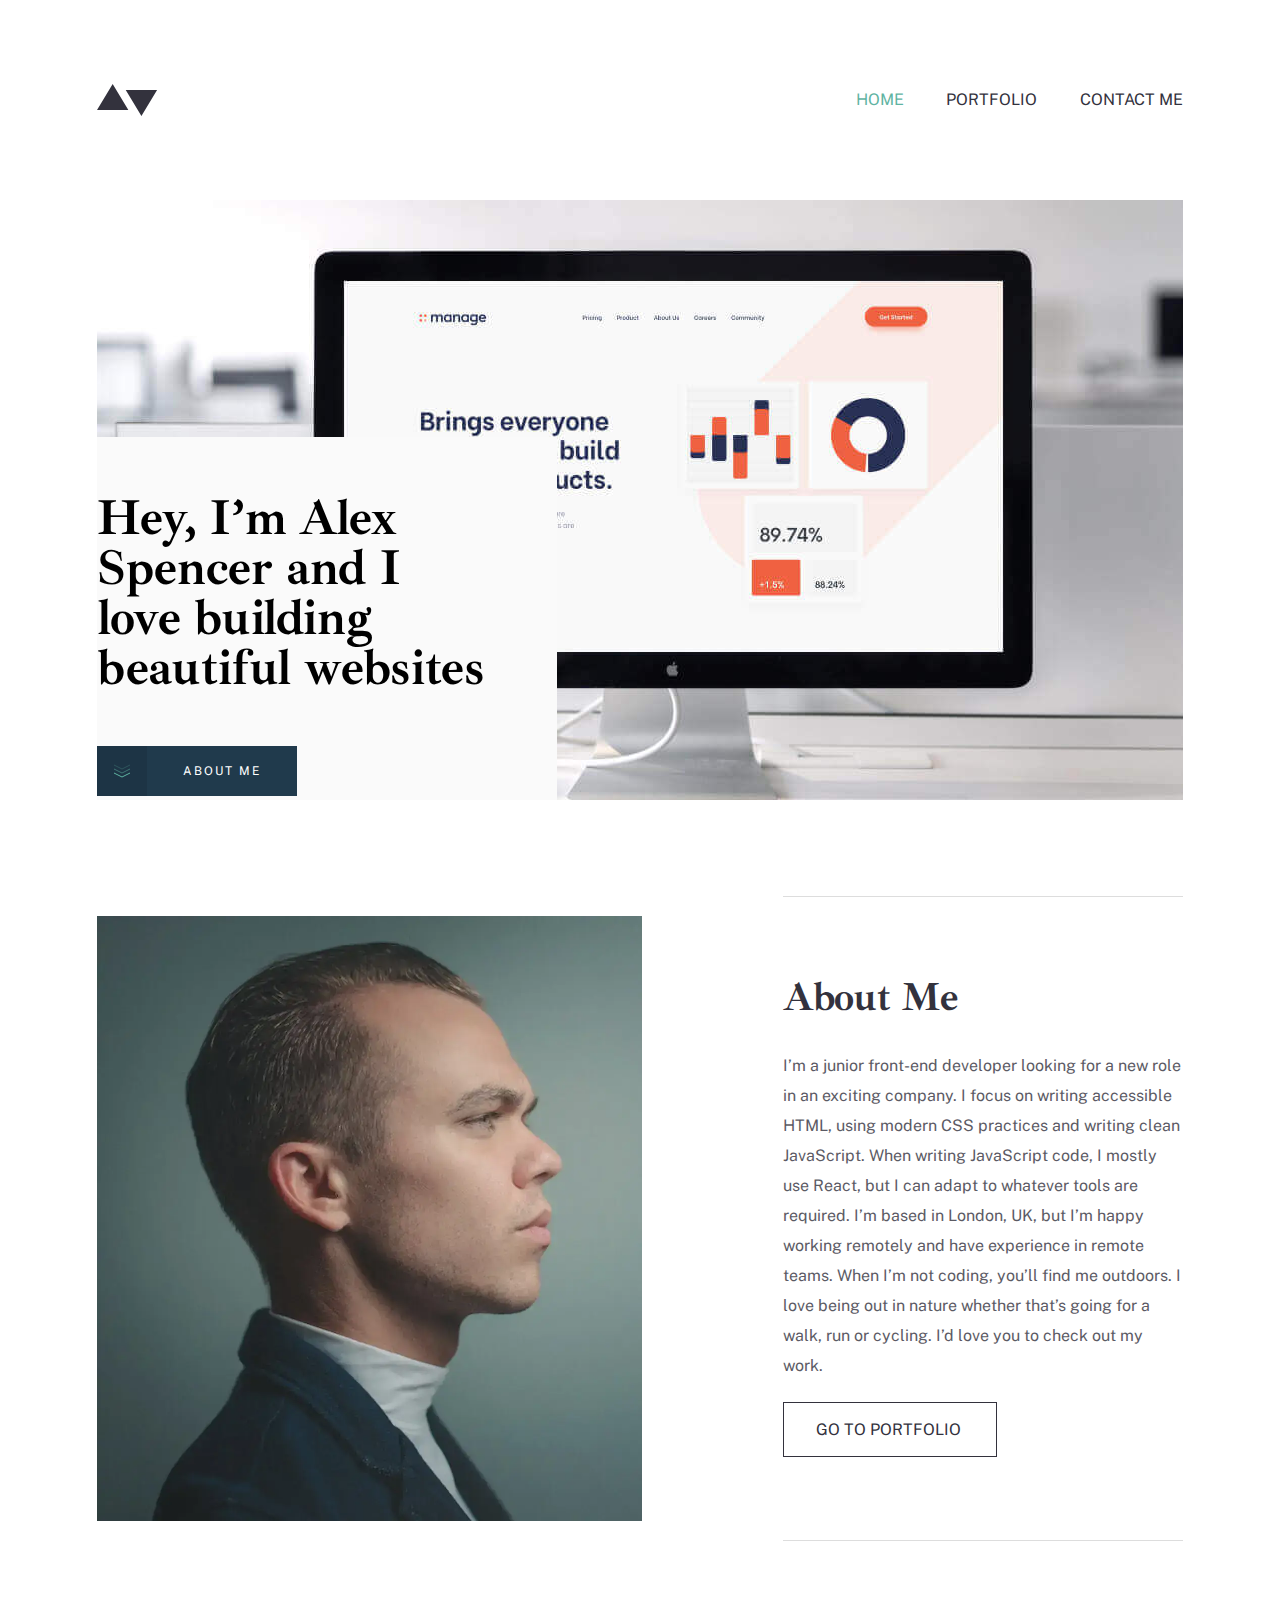
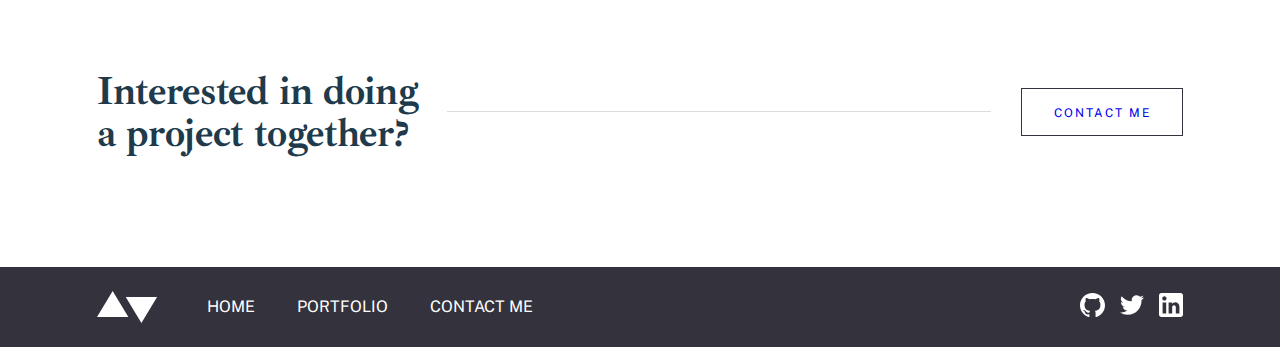
<file: index.html>
<!DOCTYPE html>
<html lang="en">

<head>
    <meta charset="UTF-8">
    <meta http-equiv="X-UA-Compatible" content="IE=edge">
    <meta name="viewport" content="width=device-width, initial-scale=1.0">
    <title>Minimalist</title>
    <link rel="stylesheet" href="./css/main.css">
</head>

<body class="show">

    <!-- Site Header Start -->
    <header class="siteheader">
        <div class="container">
            <div class="siteheader__wrapper">
                <a href="./index.html" class="siteheader__logo">
                    <img src="./images/site-logo.svg" alt="Site Logo">
                </a>
                <nav class="sitenav">
                    <ul class="sitenav__list">
                        <li class="sitenav__item">
                            <a class="sitenav__link sitenav__link--active" href="./index.html">HOME</a>
                        </li>
                        <li class="sitenav__item">
                            <a class="sitenav__link" href="./portfolio.html">PORTFOLIO</a>
                        </li>
                        <li class="sitenav__item">
                            <a class="sitenav__link" href="./contact.html">CONTACT ME</a>
                        </li>
                    </ul>
                </nav>
                <button type="button" class="siteheader__btn">
                </button>
            </div>
        </div>
    </header>
    <!-- Site Header Finish -->

    <!-- Site Main Start -->
    <main class="site-main">
        <!-- Site Hero Start -->
        <section class="hero">
            <div class="container">
                <div class="hero__wrapper">
                    <div class="hero__img-box">
                    </div>
                    <div class="hero__title-box">
                        <h1 class="hero__title">
                            Hey, I’m Alex Spencer and I love building beautiful websites
                        </h1>
                        <div class="hero__btn-box">
                            <a class="hero__btn" href="#about">ABOUT ME</a>
                        </div>
                    </div>
                </div>
            </div>
        </section>
        <!-- Site Hero Finish -->
        <!-- Site About Start -->
        <section id="about" class="about">
            <div class="container">
                <div class="about__wrapper">
                    <div class="about__img-box">

                        <picture class="about__picture">

                            <source type="image/webp" media="(min-width: 950px)" width="545" height="600" srcset="./images/alex-desktop-webP.webp 1x,
                        ./images/alex-desktop-webP@2x.webp 2x" />

                            <source media="(min-width: 950px)" width="545" height="600"
                                srcset="./images/alex-desktop.jpg 1x, ./images/alex-desktop@2x.jpg 2x" />

                            <source type="image/webp" media="(min-width: 700px)" srcset="./images/alex-tablet-webP.webp 1x,
                                                ./images/alex-tablet-webP@2x.webp 2x" />

                            <source media="(min-width: 700px)"
                                srcset="./images/alex-tablet.jpg 1x, ./images/alex-tablet@2x.jpg 2x" />

                            <source type="image/webp" srcset="./images/alex-mobile-webP.webp 1x,
                                                ./images/alex-mobile-webP@2x.webp 2x" />

                            <img class="about__img" src="./images/alex-mobile.jpg"
                                srcset="./images/alex-mobile.jpg 1x, ./images/alex-mobile@2x.jpg 2x" width="311"
                                height="474" alt="A man look at left side">

                        </picture>

                    </div>
                    <div class="about__title-box">
                        <h2 class="about__title">
                            About Me
                        </h2>
                        <p class="about__text">
                            I’m a junior front-end developer looking for a new role in an exciting company. I focus on
                            writing accessible HTML, using modern CSS practices and writing clean JavaScript. When
                            writing JavaScript code, I mostly use React, but I can adapt to whatever tools are required.
                            I’m based in London, UK, but I’m happy working remotely and have experience in remote teams.
                            When I’m not coding, you’ll find me outdoors. I love being out in nature whether that’s
                            going for a walk, run or cycling. I’d love you to check out my work.
                        </p>
                        <div class="about__btn-box">
                            <a href="./portfolio.html" class="about__btn">GO TO PORTFOLIO</a>
                        </div>
                    </div>
                </div>
            </div>
        </section>
        <!-- Site About Finish -->
    </main>
    <!-- Site Main Finish -->

    <!-- Site Article Start -->
    <article class="article">
        <div class="container">
            <div class="article__wrapper">
                <div class="article__title-box">
                    <h2 class="article__title">
                        Interested in doing a project together?
                    </h2>
                </div>
                <span class="article__line"></span>
                <div class="article__box">
                    <a href="./contact.html" class="article__btn">CONTACT ME</a>
                </div>
            </div>
        </div>
    </article>
    <!-- Site Article Finish -->

    <!-- Site Footer Start -->
    <footer class="footer">
        <div class="container">
            <div class="footer__wrapper">
                <div class="footer__main">
                    <a href="./index.html" class="footer__icons">
                        <img src="./images/footer-logo.svg" alt="Logo site">
                    </a>
                    <nav class="footer__nav">
                        <ul class="footer__list">
                            <li class="footer__item">
                                <a href="./index.html" class="footer__link">HOME</a>
                            </li>
                            <li class="footer__item">
                                <a href="./portfolio.html" class="footer__link">PORTFOLIO</a>
                            </li>
                            <li class="footer__item">
                                <a href="./contact.html" class="footer__link">CONTACT ME</a>
                            </li>
                        </ul>
                    </nav>
                </div>
                <div class="footer__logos">
                    <a href="https://github.com/" target="blank" class="footer__logo">
                        <svg width="25" height="24" fill="currentColor" xmlns="http://www.w3.org/2000/svg">
                            <path
                                d="M12.5 0C5.594 0 0 5.51 0 12.305c0 5.437 3.581 10.048 8.547 11.674.625.116.854-.265.854-.592 0-.292-.01-1.066-.016-2.092-3.477.742-4.21-1.65-4.21-1.65-.569-1.42-1.39-1.8-1.39-1.8-1.133-.764.087-.748.087-.748 1.255.086 1.914 1.268 1.914 1.268 1.115 1.881 2.927 1.338 3.641 1.024.113-.797.434-1.338.792-1.646-2.776-.308-5.694-1.366-5.694-6.08 0-1.343.484-2.44 1.286-3.302-.14-.31-.562-1.562.11-3.256 0 0 1.047-.33 3.437 1.261 1-.273 2.063-.409 3.125-.415 1.063.006 2.125.142 3.125.415 2.375-1.591 3.422-1.261 3.422-1.261.672 1.694.25 2.945.125 3.256.797.861 1.281 1.959 1.281 3.302 0 4.727-2.921 5.767-5.703 6.07.438.369.844 1.123.844 2.276 0 1.647-.015 2.97-.015 3.37 0 .322.218.707.859.584 5-1.615 8.579-6.23 8.579-11.659C25 5.51 19.403 0 12.5 0Z"
                                fill="currentColor" />
                        </svg>
                    </a>
                    <a href="https://twitter.com/" target="blank" class="footer__logo">
                        <svg width="24" height="20" fill="currentColor" xmlns="http://www.w3.org/2000/svg">
                            <path
                                d="M24 2.557a9.83 9.83 0 0 1-2.828.775A4.932 4.932 0 0 0 23.337.608a9.864 9.864 0 0 1-3.127 1.195A4.916 4.916 0 0 0 16.616.248c-3.179 0-5.515 2.966-4.797 6.045A13.978 13.978 0 0 1 1.671 1.149a4.93 4.93 0 0 0 1.523 6.574 4.903 4.903 0 0 1-2.229-.616c-.054 2.281 1.581 4.415 3.949 4.89a4.935 4.935 0 0 1-2.224.084 4.928 4.928 0 0 0 4.6 3.419A9.9 9.9 0 0 1 0 17.54a13.94 13.94 0 0 0 7.548 2.212c9.142 0 14.307-7.721 13.995-14.646A10.025 10.025 0 0 0 24 2.557Z"
                                fill="currentColor" />
                        </svg>
                    </a>
                    <a href="https://www.linkedin.com/" target="blank" class="footer__logo">
                        <svg width="24" height="24" fill="currentColor" xmlns="http://www.w3.org/2000/svg">
                            <path fill-rule="evenodd" clip-rule="evenodd"
                                d="M2.4 0h19.2C22.92 0 24 1.08 24 2.4v19.2c0 1.32-1.08 2.4-2.4 2.4H2.4C1.08 24 0 22.92 0 21.6V2.4C0 1.08 1.08 0 2.4 0Zm1.2 20.4h3.6V9.6H3.6v10.8ZM5.4 7.56c-1.2 0-2.16-.96-2.16-2.16 0-1.2.96-2.16 2.16-2.16 1.2 0 2.16.96 2.16 2.16 0 1.2-.96 2.16-2.16 2.16ZM16.8 20.4h3.6v-6.84c0-2.28-1.92-4.2-4.2-4.2-1.08 0-2.4.72-3 1.68V9.6H9.6v10.8h3.6v-6.36c0-.96.84-1.8 1.8-1.8.96 0 1.8.84 1.8 1.8v6.36Z"
                                fill="currentColor" />
                        </svg>
                    </a>
                </div>
            </div>
        </div>
    </footer>
    <!-- Site Footer Finish -->

    <script src="./js/app.js"></script>
</body>

</html>
</file>
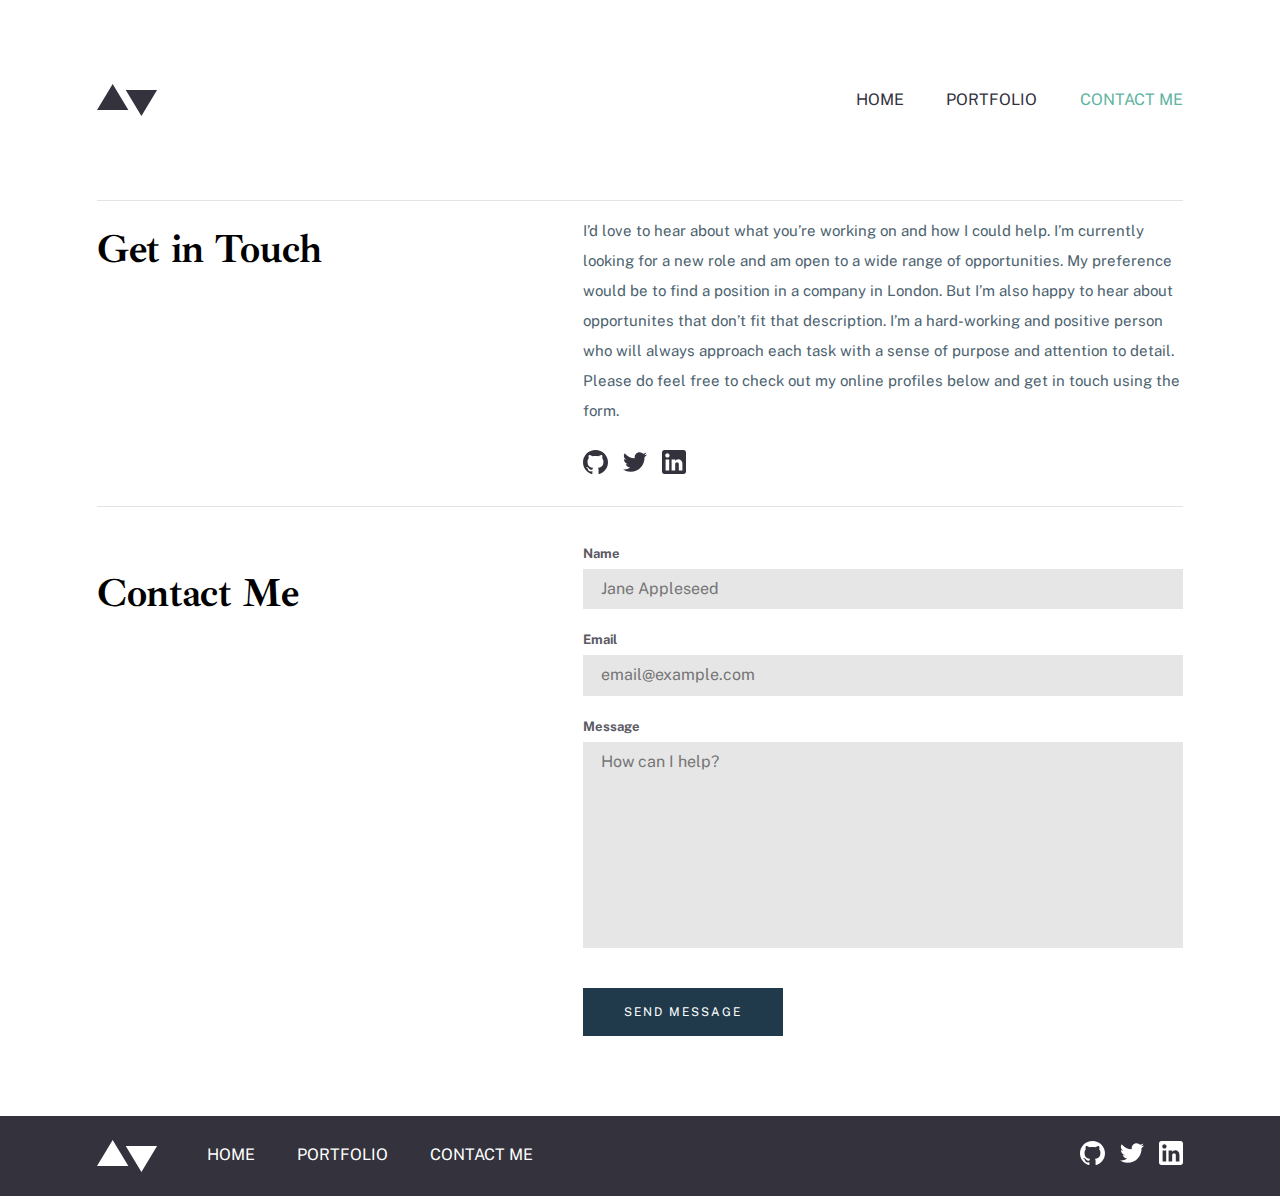
<file: contact.html>
<!DOCTYPE html>
<html lang="en">

<head>
    <meta charset="UTF-8">
    <meta http-equiv="X-UA-Compatible" content="IE=edge">
    <meta name="viewport" content="width=device-width, initial-scale=1.0">
    <title>Minimalist</title>
    <link rel="stylesheet" href="./css/main.css">
</head>

<body>

    <!-- Site Header Start -->
    <header class="siteheader">
        <div class="container">
            <div class="siteheader__wrapper">
                <a href="./index.html" class="siteheader__logo">
                    <img src="./images/site-logo.svg" alt="Site Logo">
                </a>
                <nav class="sitenav">
                    <ul class="sitenav__list">
                        <li class="sitenav__item">
                            <a class="sitenav__link" href="./index.html">HOME</a>
                        </li>
                        <li class="sitenav__item">
                            <a class="sitenav__link" href="./portfolio.html">PORTFOLIO</a>
                        </li>
                        <li class="sitenav__item">
                            <a class="sitenav__link sitenav__link--active" href="./contact.html">CONTACT ME</a>
                        </li>
                    </ul>
                </nav>
                <button type="button" class="siteheader__btn">
                </button>
            </div>
        </div>
    </header>
    <!-- Site Header Finish -->

    <!-- Site Main Start -->
    <main class="site-main">
        <!-- Site Touch Start -->
        <section class="touch">
            <div class="container">
                <div class="touch__wrapper">
                    <div class="touch__title-box">
                        <h1 class="touch__title">Get in Touch</h1>
                    </div>
                    <div class="touch__main">
                        <p class="touch__text">
                            I’d love to hear about what you’re working on and how I could help. I’m currently looking
                            for a new role and am open to a wide range of opportunities. My preference would be to find
                            a position in a company in London. But I’m also happy to hear about opportunites that don’t
                            fit that description. I’m a hard-working and positive person who will always approach each
                            task with a sense of purpose and attention to detail. Please do feel free to check out my
                            online profiles below and get in touch using the form.
                        </p>
                        <div class="touch__logos">
                            <a class="touch__logo" target="blank" href="https://github.com/">
                                <img src="./images/contact-github-logo.svg" alt="Github">
                            </a>
                            <a class="touch__logo" target="blank" href="https://twitter.com/">
                                <img src="./images/contact-twitter-logo.svg" alt="twitter">
                            </a>
                            <a class="touch__logo" target="blank" href="https://www.linkedin.com/">
                                <img src="./images/contact-linkedin-logo.svg" alt="linkedin">
                            </a>
                        </div>
                    </div>
                </div>
            </div>
        </section>
        <!-- Site Touch Finish -->
        <!-- Site Form Start -->
        <section class="siteform">
            <div class="container">
                <div class="siteform__wrapper">
                    <h2 class="form__title touch__title">
                        Contact Me
                    </h2>
                    <form class="form" action="https://echo.htmlacademy.ru/courses" autocomplete="off">
                        <label class="form__label">
                            <span class="form__span">Name</span>
                            <input class="form__input" name="user_name" type="text" placeholder="Jane Appleseed"
                                minlength="3" required>
                            <span class="form__error">This field is required</span>
                        </label>
                        <label class="form__label">
                            <span class="form__span">Email</span>
                            <input class="form__input" name="user_email" type="email" placeholder="email@example.com"
                                minlength="5" required>
                            <span class="form__error">This field is required</span>
                        </label>
                        <label class="form__label">
                            <span class="form__span">Message</span>
                            <textarea class="form__textarea" name="user__message" minlength="4" cols="30" rows="10"
                                placeholder="How can I help?"></textarea>
                            <span class="form__error err__message">This field is required</span>
                        </label>
                        <button class="form__btn" type="submit">
                            SEND MESSAGE
                        </button>
                    </form>
                </div>
            </div>
        </section>
        <!-- Site Form Finish -->
    </main>
    <!-- Site Main Finish -->

    <!-- Site Footer Start -->
    <footer class="footer">
        <div class="container">
            <div class="footer__wrapper">
                <div class="footer__main">
                    <a href="./index.html" class="footer__icons">
                        <img src="./images/footer-logo.svg" alt="Logo site">
                    </a>
                    <nav class="footer__nav">
                        <ul class="footer__list">
                            <li class="footer__item">
                                <a href="./index.html" class="footer__link">HOME</a>
                            </li>
                            <li class="footer__item">
                                <a href="./portfolio.html" class="footer__link">PORTFOLIO</a>
                            </li>
                            <li class="footer__item">
                                <a href="./contact.html" class="footer__link">CONTACT ME</a>
                            </li>
                        </ul>
                    </nav>
                </div>
                <div class="footer__logos">
                    <a href="https://github.com/" target="blank" class="footer__logo">
                        <svg width="25" height="24" fill="currentColor" xmlns="http://www.w3.org/2000/svg">
                            <path
                                d="M12.5 0C5.594 0 0 5.51 0 12.305c0 5.437 3.581 10.048 8.547 11.674.625.116.854-.265.854-.592 0-.292-.01-1.066-.016-2.092-3.477.742-4.21-1.65-4.21-1.65-.569-1.42-1.39-1.8-1.39-1.8-1.133-.764.087-.748.087-.748 1.255.086 1.914 1.268 1.914 1.268 1.115 1.881 2.927 1.338 3.641 1.024.113-.797.434-1.338.792-1.646-2.776-.308-5.694-1.366-5.694-6.08 0-1.343.484-2.44 1.286-3.302-.14-.31-.562-1.562.11-3.256 0 0 1.047-.33 3.437 1.261 1-.273 2.063-.409 3.125-.415 1.063.006 2.125.142 3.125.415 2.375-1.591 3.422-1.261 3.422-1.261.672 1.694.25 2.945.125 3.256.797.861 1.281 1.959 1.281 3.302 0 4.727-2.921 5.767-5.703 6.07.438.369.844 1.123.844 2.276 0 1.647-.015 2.97-.015 3.37 0 .322.218.707.859.584 5-1.615 8.579-6.23 8.579-11.659C25 5.51 19.403 0 12.5 0Z"
                                fill="currentColor" />
                        </svg>
                    </a>
                    <a href="https://twitter.com/" target="blank" class="footer__logo">
                        <svg width="24" height="20" fill="currentColor" xmlns="http://www.w3.org/2000/svg">
                            <path
                                d="M24 2.557a9.83 9.83 0 0 1-2.828.775A4.932 4.932 0 0 0 23.337.608a9.864 9.864 0 0 1-3.127 1.195A4.916 4.916 0 0 0 16.616.248c-3.179 0-5.515 2.966-4.797 6.045A13.978 13.978 0 0 1 1.671 1.149a4.93 4.93 0 0 0 1.523 6.574 4.903 4.903 0 0 1-2.229-.616c-.054 2.281 1.581 4.415 3.949 4.89a4.935 4.935 0 0 1-2.224.084 4.928 4.928 0 0 0 4.6 3.419A9.9 9.9 0 0 1 0 17.54a13.94 13.94 0 0 0 7.548 2.212c9.142 0 14.307-7.721 13.995-14.646A10.025 10.025 0 0 0 24 2.557Z"
                                fill="currentColor" />
                        </svg>
                    </a>
                    <a href="https://www.linkedin.com/" target="blank" class="footer__logo">
                        <svg width="24" height="24" fill="currentColor" xmlns="http://www.w3.org/2000/svg">
                            <path fill-rule="evenodd" clip-rule="evenodd"
                                d="M2.4 0h19.2C22.92 0 24 1.08 24 2.4v19.2c0 1.32-1.08 2.4-2.4 2.4H2.4C1.08 24 0 22.92 0 21.6V2.4C0 1.08 1.08 0 2.4 0Zm1.2 20.4h3.6V9.6H3.6v10.8ZM5.4 7.56c-1.2 0-2.16-.96-2.16-2.16 0-1.2.96-2.16 2.16-2.16 1.2 0 2.16.96 2.16 2.16 0 1.2-.96 2.16-2.16 2.16ZM16.8 20.4h3.6v-6.84c0-2.28-1.92-4.2-4.2-4.2-1.08 0-2.4.72-3 1.68V9.6H9.6v10.8h3.6v-6.36c0-.96.84-1.8 1.8-1.8.96 0 1.8.84 1.8 1.8v6.36Z"
                                fill="currentColor" />
                        </svg>
                    </a>
                </div>
            </div>
        </div>
    </footer>
    <!-- Site Footer Finish -->

    <script src="./js/app.js"></script>
</body>

</html>
</file>
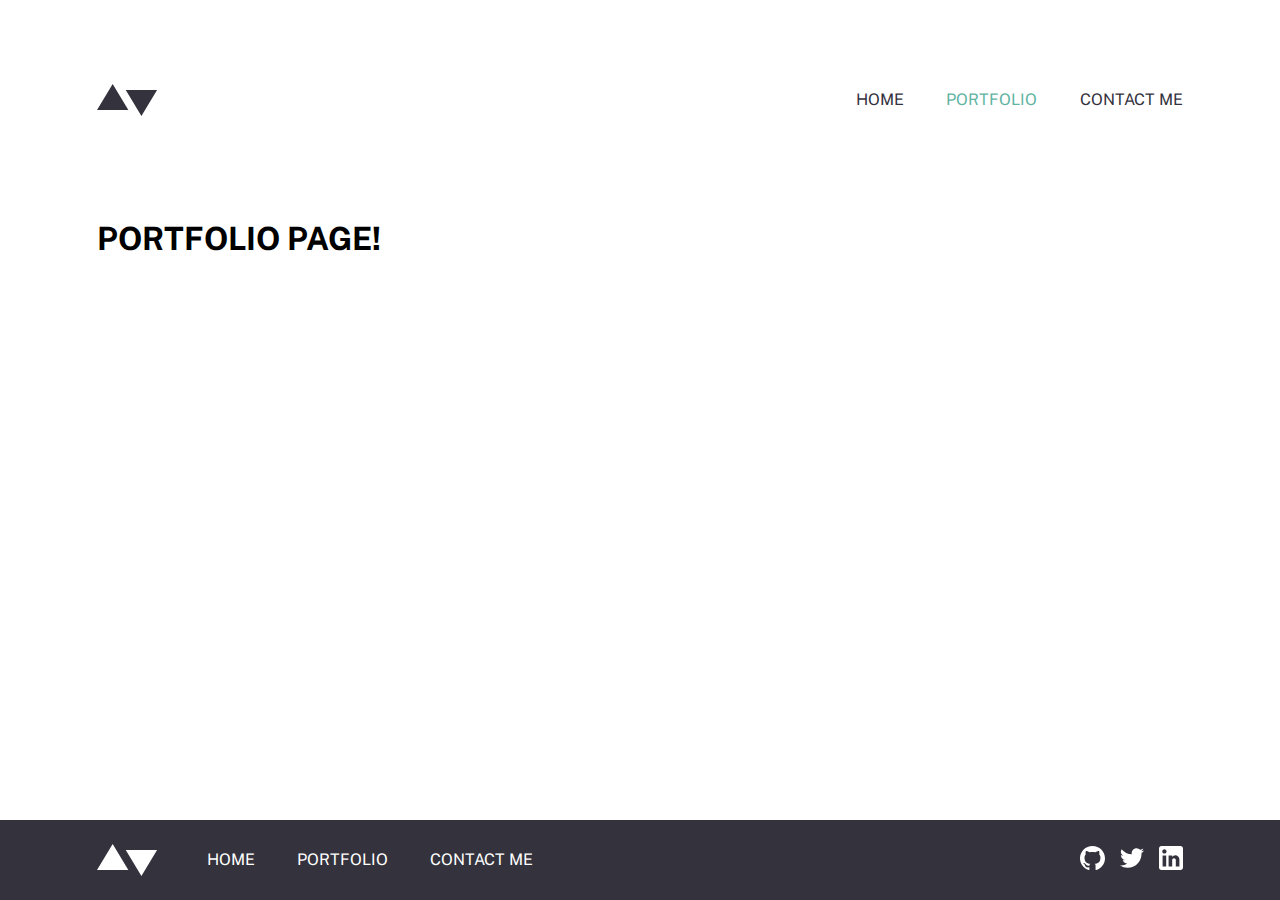
<file: portfolio.html>
<!DOCTYPE html>
<html lang="en">

<head>
    <meta charset="UTF-8">
    <meta http-equiv="X-UA-Compatible" content="IE=edge">
    <meta name="viewport" content="width=device-width, initial-scale=1.0">
    <title>Minimalist</title>
    <link rel="stylesheet" href="./css/main.css">
</head>

<body>

    <!-- Site Header Start -->
    <header class="siteheader">
        <div class="container">
            <div class="siteheader__wrapper">
                <a href="./index.html" class="siteheader__logo">
                    <img src="./images/site-logo.svg" alt="Site Logo">
                </a>
                <nav class="sitenav">
                    <ul class="sitenav__list">
                        <li class="sitenav__item">
                            <a class="sitenav__link" href="./index.html">HOME</a>
                        </li>
                        <li class="sitenav__item">
                            <a class="sitenav__link sitenav__link--active" href="./portfolio.html">PORTFOLIO</a>
                        </li>
                        <li class="sitenav__item">
                            <a class="sitenav__link" href="./contact.html">CONTACT ME</a>
                        </li>
                    </ul>
                </nav>
                <button type="button" class="siteheader__btn">
                </button>
            </div>
        </div>
    </header>
    <!-- Site Header Finish -->

    <!-- Site Main Start -->
    <main class="site-main">
        <!-- Site Hero Start -->
        <section class="hero">
            <div class="container">
                <div class="hero__wrapper">
                    <h1> PORTFOLIO PAGE! </h1>
                </div>
            </div>
        </section>
        <!-- Site Hero Finish -->
    </main>
    <!-- Site Main Finish -->

    <!-- Site Footer Start -->
    <footer class="footer">
        <div class="container">
            <div class="footer__wrapper">
                <div class="footer__main">
                    <a href="./index.html" class="footer__icons">
                        <img src="./images/footer-logo.svg" alt="Logo site">
                    </a>
                    <nav class="footer__nav">
                        <ul class="footer__list">
                            <li class="footer__item">
                                <a href="./index.html" class="footer__link">HOME</a>
                            </li>
                            <li class="footer__item">
                                <a href="./portfolio.html" class="footer__link">PORTFOLIO</a>
                            </li>
                            <li class="footer__item">
                                <a href="./contact.html" class="footer__link">CONTACT ME</a>
                            </li>
                        </ul>
                    </nav>
                </div>
                <div class="footer__logos">
                    <a href="https://github.com/" target="blank" class="footer__logo">
                        <svg width="25" height="24" fill="currentColor" xmlns="http://www.w3.org/2000/svg">
                            <path
                                d="M12.5 0C5.594 0 0 5.51 0 12.305c0 5.437 3.581 10.048 8.547 11.674.625.116.854-.265.854-.592 0-.292-.01-1.066-.016-2.092-3.477.742-4.21-1.65-4.21-1.65-.569-1.42-1.39-1.8-1.39-1.8-1.133-.764.087-.748.087-.748 1.255.086 1.914 1.268 1.914 1.268 1.115 1.881 2.927 1.338 3.641 1.024.113-.797.434-1.338.792-1.646-2.776-.308-5.694-1.366-5.694-6.08 0-1.343.484-2.44 1.286-3.302-.14-.31-.562-1.562.11-3.256 0 0 1.047-.33 3.437 1.261 1-.273 2.063-.409 3.125-.415 1.063.006 2.125.142 3.125.415 2.375-1.591 3.422-1.261 3.422-1.261.672 1.694.25 2.945.125 3.256.797.861 1.281 1.959 1.281 3.302 0 4.727-2.921 5.767-5.703 6.07.438.369.844 1.123.844 2.276 0 1.647-.015 2.97-.015 3.37 0 .322.218.707.859.584 5-1.615 8.579-6.23 8.579-11.659C25 5.51 19.403 0 12.5 0Z"
                                fill="currentColor" /></svg>
                    </a>
                    <a href="https://twitter.com/" target="blank" class="footer__logo">
                        <svg width="24" height="20" fill="currentColor" xmlns="http://www.w3.org/2000/svg">
                            <path
                                d="M24 2.557a9.83 9.83 0 0 1-2.828.775A4.932 4.932 0 0 0 23.337.608a9.864 9.864 0 0 1-3.127 1.195A4.916 4.916 0 0 0 16.616.248c-3.179 0-5.515 2.966-4.797 6.045A13.978 13.978 0 0 1 1.671 1.149a4.93 4.93 0 0 0 1.523 6.574 4.903 4.903 0 0 1-2.229-.616c-.054 2.281 1.581 4.415 3.949 4.89a4.935 4.935 0 0 1-2.224.084 4.928 4.928 0 0 0 4.6 3.419A9.9 9.9 0 0 1 0 17.54a13.94 13.94 0 0 0 7.548 2.212c9.142 0 14.307-7.721 13.995-14.646A10.025 10.025 0 0 0 24 2.557Z"
                                fill="currentColor" /></svg>
                    </a>
                    <a href="https://www.linkedin.com/" target="blank" class="footer__logo">
                        <svg width="24" height="24" fill="currentColor" xmlns="http://www.w3.org/2000/svg">
                            <path fill-rule="evenodd" clip-rule="evenodd"
                                d="M2.4 0h19.2C22.92 0 24 1.08 24 2.4v19.2c0 1.32-1.08 2.4-2.4 2.4H2.4C1.08 24 0 22.92 0 21.6V2.4C0 1.08 1.08 0 2.4 0Zm1.2 20.4h3.6V9.6H3.6v10.8ZM5.4 7.56c-1.2 0-2.16-.96-2.16-2.16 0-1.2.96-2.16 2.16-2.16 1.2 0 2.16.96 2.16 2.16 0 1.2-.96 2.16-2.16 2.16ZM16.8 20.4h3.6v-6.84c0-2.28-1.92-4.2-4.2-4.2-1.08 0-2.4.72-3 1.68V9.6H9.6v10.8h3.6v-6.36c0-.96.84-1.8 1.8-1.8.96 0 1.8.84 1.8 1.8v6.36Z"
                                fill="currentColor" /></svg>
                    </a>
                </div>
            </div>
        </div>
    </footer>
    <!-- Site Footer Finish -->

    <script src="./js/app.js"></script>
</body>

</html>
</file>
<file: css/main.css>
/* VARIABLES */
:root {
  --main-white-color: #FFF;
  --main-black-color: #000;
  --main-cyan-color: #5FB4A2;
  --main-dark-blue-color: #203A4C;
  --main-grayish-dark-blue: #33323D;
  --main-very-light-grey-color: #FAFAFA;
  --main-light-grey-color: #EAEAEB;
  --main-bright-red-color: #F43030;
}

/* FONTS */
/* ibarra-real-nova-regular - latin */
@font-face {
  font-family: "Ibarra Real Nova";
  font-style: normal;
  font-weight: 400;
  src: url("../fonts/ibarra-real-nova-v20-latin-regular.woff2") format("woff2"), url("../fonts/ibarra-real-nova-v20-latin-regular.woff") format("woff");
}
/* ibarra-real-nova-700 - latin */
@font-face {
  font-family: "Ibarra Real Nova";
  font-style: normal;
  font-weight: 700;
  src: url("../fonts/ibarra-real-nova-v20-latin-700.woff2") format("woff2"), url("../fonts/ibarra-real-nova-v20-latin-700.woff") format("woff");
}
/* public-sans-regular - latin */
@font-face {
  font-family: "Public Sans";
  font-style: normal;
  font-weight: 400;
  src: url("../fonts/public-sans-v14-latin-regular.woff2") format("woff2"), url("../fonts/public-sans-v14-latin-regular.woff") format("woff");
}
/* public-sans-700 - latin */
@font-face {
  font-family: "Public Sans";
  font-style: normal;
  font-weight: 700;
  src: url("../fonts/public-sans-v14-latin-700.woff2") format("woff2"), url("../fonts/public-sans-v14-latin-700.woff") format("woff");
}
/**
 * 1. Correct the line height in all browsers.
 * 2. Prevent adjustments of font size after orientation changes in iOS.
 */
html {
  line-height: 1.15;
  /* 1 */
  -webkit-text-size-adjust: 100%;
  /* 2 */
}

/* Sections
   ========================================================================== */
/**
 * Remove the margin in all browsers.
 */
body {
  margin: 0;
}

/**
 * Render the `main` element consistently in IE.
 */
main {
  display: block;
}

/**
 * Correct the font size and margin on `h1` elements within `section` and
 * `article` contexts in Chrome, Firefox, and Safari.
 */
h1 {
  font-size: 2em;
  margin: 0.67em 0;
}

/* Grouping content
   ========================================================================== */
/**
 * 1. Add the correct box sizing in Firefox.
 * 2. Show the overflow in Edge and IE.
 */
hr {
  -webkit-box-sizing: content-box;
          box-sizing: content-box;
  /* 1 */
  height: 0;
  /* 1 */
  overflow: visible;
  /* 2 */
}

/**
 * 1. Correct the inheritance and scaling of font size in all browsers.
 * 2. Correct the odd `em` font sizing in all browsers.
 */
pre {
  font-family: monospace, monospace;
  /* 1 */
  font-size: 1em;
  /* 2 */
}

/* Text-level semantics
   ========================================================================== */
/**
 * Remove the gray background on active links in IE 10.
 */
a {
  background-color: transparent;
}

/**
 * 1. Remove the bottom border in Chrome 57-
 * 2. Add the correct text decoration in Chrome, Edge, IE, Opera, and Safari.
 */
abbr[title] {
  border-bottom: none;
  /* 1 */
  text-decoration: underline;
  /* 2 */
  -webkit-text-decoration: underline dotted;
          text-decoration: underline dotted;
  /* 2 */
}

/**
 * Add the correct font weight in Chrome, Edge, and Safari.
 */
b,
strong {
  font-weight: bolder;
}

/**
 * 1. Correct the inheritance and scaling of font size in all browsers.
 * 2. Correct the odd `em` font sizing in all browsers.
 */
code,
kbd,
samp {
  font-family: monospace, monospace;
  /* 1 */
  font-size: 1em;
  /* 2 */
}

/**
 * Add the correct font size in all browsers.
 */
small {
  font-size: 80%;
}

/**
 * Prevent `sub` and `sup` elements from affecting the line height in
 * all browsers.
 */
sub,
sup {
  font-size: 75%;
  line-height: 0;
  position: relative;
  vertical-align: baseline;
}

sub {
  bottom: -0.25em;
}

sup {
  top: -0.5em;
}

/* Embedded content
   ========================================================================== */
/**
 * Remove the border on images inside links in IE 10.
 */
img {
  border-style: none;
}

/* Forms
   ========================================================================== */
/**
 * 1. Change the font styles in all browsers.
 * 2. Remove the margin in Firefox and Safari.
 */
button,
input,
optgroup,
select,
textarea {
  font-family: inherit;
  /* 1 */
  font-size: 100%;
  /* 1 */
  line-height: 1.15;
  /* 1 */
  margin: 0;
  /* 2 */
}

/**
 * Show the overflow in IE.
 * 1. Show the overflow in Edge.
 */
button,
input {
  /* 1 */
  overflow: visible;
}

/**
 * Remove the inheritance of text transform in Edge, Firefox, and IE.
 * 1. Remove the inheritance of text transform in Firefox.
 */
button,
select {
  /* 1 */
  text-transform: none;
}

/**
 * Correct the inability to style clickable types in iOS and Safari.
 */
button,
[type=button],
[type=reset],
[type=submit] {
  -webkit-appearance: button;
}

/**
 * Remove the inner border and padding in Firefox.
 */
button::-moz-focus-inner,
[type=button]::-moz-focus-inner,
[type=reset]::-moz-focus-inner,
[type=submit]::-moz-focus-inner {
  border-style: none;
  padding: 0;
}

/**
 * Restore the focus styles unset by the previous rule.
 */
button:-moz-focusring,
[type=button]:-moz-focusring,
[type=reset]:-moz-focusring,
[type=submit]:-moz-focusring {
  outline: 1px dotted ButtonText;
}

/**
 * Correct the padding in Firefox.
 */
fieldset {
  padding: 0.35em 0.75em 0.625em;
}

/**
 * 1. Correct the text wrapping in Edge and IE.
 * 2. Correct the color inheritance from `fieldset` elements in IE.
 * 3. Remove the padding so developers are not caught out when they zero out
 *    `fieldset` elements in all browsers.
 */
legend {
  -webkit-box-sizing: border-box;
          box-sizing: border-box;
  /* 1 */
  color: inherit;
  /* 2 */
  display: table;
  /* 1 */
  max-width: 100%;
  /* 1 */
  padding: 0;
  /* 3 */
  white-space: normal;
  /* 1 */
}

/**
 * Add the correct vertical alignment in Chrome, Firefox, and Opera.
 */
progress {
  vertical-align: baseline;
}

/**
 * Remove the default vertical scrollbar in IE 10+.
 */
textarea {
  overflow: auto;
}

/**
 * 1. Add the correct box sizing in IE 10.
 * 2. Remove the padding in IE 10.
 */
[type=checkbox],
[type=radio] {
  -webkit-box-sizing: border-box;
          box-sizing: border-box;
  /* 1 */
  padding: 0;
  /* 2 */
}

/**
 * Correct the cursor style of increment and decrement buttons in Chrome.
 */
[type=number]::-webkit-inner-spin-button,
[type=number]::-webkit-outer-spin-button {
  height: auto;
}

/**
 * 1. Correct the odd appearance in Chrome and Safari.
 * 2. Correct the outline style in Safari.
 */
[type=search] {
  -webkit-appearance: textfield;
  /* 1 */
  outline-offset: -2px;
  /* 2 */
}

/**
 * Remove the inner padding in Chrome and Safari on macOS.
 */
[type=search]::-webkit-search-decoration {
  -webkit-appearance: none;
}

/**
 * 1. Correct the inability to style clickable types in iOS and Safari.
 * 2. Change font properties to `inherit` in Safari.
 */
::-webkit-file-upload-button {
  -webkit-appearance: button;
  /* 1 */
  font: inherit;
  /* 2 */
}

/* Interactive
   ========================================================================== */
/*
 * Add the correct display in Edge, IE 10+, and Firefox.
 */
details {
  display: block;
}

/*
 * Add the correct display in all browsers.
 */
summary {
  display: list-item;
}

/* Misc
   ========================================================================== */
/**
 * Add the correct display in IE 10+.
 */
template {
  display: none;
}

/**
 * Add the correct display in IE 10.
 */
[hidden] {
  display: none;
}

/* GENERAL */
* {
  -webkit-box-sizing: border-box;
          box-sizing: border-box;
}

*::before,
*::after {
  -webkit-box-sizing: inherit;
          box-sizing: inherit;
}

html {
  height: 100%;
  -webkit-box-sizing: border-box;
          box-sizing: border-box;
  scroll-behavior: smooth;
}

img {
  display: block;
  height: auto;
}

body {
  display: -webkit-box;
  display: -ms-flexbox;
  display: flex;
  -webkit-box-orient: vertical;
  -webkit-box-direction: normal;
      -ms-flex-direction: column;
          flex-direction: column;
  height: 100%;
  margin: 0;
  font-family: "Ibarra Real Nova", serif;
  font-family: "Public Sans", "Arial", sans-serif;
}

/* STICKY-FOOTER */
.site-main {
  -webkit-box-flex: 1;
      -ms-flex-positive: 1;
          flex-grow: 1;
}

/* VISUALLY-HIDDEN */
.visually-hidden {
  position: absolute;
  width: 1px;
  height: 1px;
  margin: -1px;
  padding: 0;
  border: 0;
  white-space: nowrap;
  -webkit-clip-path: inset(100%);
          clip-path: inset(100%);
  clip: rect(0 0 0 0);
  overflow: hidden;
}

/* CONTAINER */
.container {
  max-width: 1150px;
  margin-right: auto;
  margin-left: auto;
  padding-right: 32px;
  padding-left: 32px;
}

/* Site Header Start */
.siteheader {
  z-index: 100;
  padding-top: 32px;
  padding-bottom: 32px;
}

.siteheader__wrapper {
  display: -webkit-box;
  display: -ms-flexbox;
  display: flex;
  -webkit-box-pack: justify;
      -ms-flex-pack: justify;
          justify-content: space-between;
  -webkit-box-align: center;
      -ms-flex-align: center;
          align-items: center;
  position: relative;
}

.siteheader__btn {
  display: inline-block;
  background-image: url("../images/btn-open.svg");
  width: 24px;
  height: 13px;
  border: none;
  background-color: transparent;
  display: inline-block;
}

.sitenav {
  position: absolute;
  right: 0;
  overflow: hidden;
  background-color: var(--main-grayish-dark-blue);
  max-width: 223px;
  width: 100%;
  height: 200px;
  top: 60px;
  display: none;
}

.sitenav__list {
  margin: 0;
  padding-left: 0;
  list-style: none;
  padding: 20px;
}

.sitenav__item {
  text-align: center;
}

.sitenav__item:first-child {
  padding-top: 20px;
}

.sitenav__item:not(:last-child) {
  margin-bottom: 32px;
}

.sitenav__link {
  display: inline-block;
  text-decoration: none;
  color: var(--main-white-color);
}

.site-nav-on .siteheader__btn {
  width: 18px;
  height: 19px;
  background-image: url("../images/close-btn.svg");
  background-repeat: no-repeat;
  background-size: cover;
  background-position: center;
  display: inline-block;
}

.site-nav-on {
  overflow: hidden;
}

.site-nav-on html {
  pointer-events: none;
}

.site-nav-on .sitenav {
  display: block;
  -webkit-animation: nav-on 0.8s;
          animation: nav-on 0.8s;
  -webkit-animation-direction: alternate;
          animation-direction: alternate;
}

.sitenav__link--active {
  color: #5FB4A2;
}

@-webkit-keyframes nav-on {
  from {
    -webkit-transform: translateY(-300px);
            transform: translateY(-300px);
  }
  to {
    -webkit-transform: translateY(0px);
            transform: translateY(0px);
  }
}

@keyframes nav-on {
  from {
    -webkit-transform: translateY(-300px);
            transform: translateY(-300px);
  }
  to {
    -webkit-transform: translateY(0px);
            transform: translateY(0px);
  }
}
@media only screen and (min-width: 768px) {
  .footer__wrapper {
    display: -webkit-box;
    display: -ms-flexbox;
    display: flex;
    -webkit-box-pack: justify;
        -ms-flex-pack: justify;
            justify-content: space-between;
    -webkit-box-align: center;
        -ms-flex-align: center;
            align-items: center;
  }
}
@media only screen and (min-width: 768px) {
  .sitenav__link--active {
    color: var(--main-cyan-color) !important;
  }
  .siteheader {
    padding-top: 64px;
    padding-bottom: 47px;
    padding: 0;
  }
  .sitenav {
    display: -webkit-box;
    display: -ms-flexbox;
    display: flex;
    -webkit-box-pack: end;
        -ms-flex-pack: end;
            justify-content: flex-end;
    position: static;
    background-color: transparent;
    max-width: none;
    padding: 0;
  }
  .sitenav__list {
    display: -webkit-box;
    display: -ms-flexbox;
    display: flex;
    -webkit-box-align: center;
        -ms-flex-align: center;
            align-items: center;
    padding: 0;
  }
  .sitenav__item:not(:last-child) {
    margin: 0;
    padding-bottom: 0;
    padding: 0;
  }
  .sitenav__item {
    margin: 0;
    padding: 0;
  }
  .sitenav__item:nth-child(2) {
    padding-left: 42px;
    padding-right: 43px;
  }
  .sitenav__link {
    color: var(--main-grayish-dark-blue);
  }
  .siteheader__btn {
    display: none;
  }
}
/* Site Header Finish */
.hero {
  padding-bottom: 96px;
}

.hero__wrapper {
  position: relative;
}

.hero__img-box {
  background-image: url("../images/hero-bg-img-mobile.jpg");
  -webkit-box-sizing: border-box;
          box-sizing: border-box;
  background-size: cover;
  background-repeat: no-repeat;
  background-position: center;
  max-width: 600px;
  width: 100%;
  height: 271px;
}

@media only screen and (-webkit-min-device-pixel-ratio: 2), only screen and (-o-min-device-pixel-ratio: 2/1), only screen and (min-device-pixel-ratio: 2), only screen and (min-resolution: 192dpi), only screen and (min-resolution: 2dppx) {
  .hero__img-box {
    background-image: url("../images/hero-bg-img-mobile@2x.jpg");
  }
}
.hero__title {
  font-family: "Ibarra Real Nova";
  font-weight: 700;
  font-size: 40px;
  line-height: 42px;
  letter-spacing: -0.357143px;
}

.hero__btn {
  display: -webkit-inline-box;
  display: -ms-inline-flexbox;
  display: inline-flex;
  -webkit-box-align: center;
      -ms-flex-align: center;
          align-items: center;
  padding: 0 36px 0 0;
  font-size: 12px;
  line-height: 14px;
  text-align: center;
  letter-spacing: 2px;
  background-color: var(--main-dark-blue-color);
  text-decoration: none;
  color: var(--main-white-color);
  -webkit-transition: 0.3s;
  -o-transition: 0.3s;
  transition: 0.3s;
}
.hero__btn:hover {
  background-color: var(--main-cyan-color);
}
.hero__btn::before {
  content: "";
  width: 16px;
  height: 12px;
  margin-right: 36px;
  padding: 25px 25px;
  background-color: #1d3445;
  background-image: url("../images/links-arrow.svg");
  background-position: center;
  background-repeat: no-repeat;
}

.hero__btn:hover::before {
  -webkit-transition: 0.3s;
  -o-transition: 0.3s;
  transition: 0.3s;
  background-image: url("../images/link-arrow-white.svg");
  background-color: var(--main-cyan-color);
}

@media only screen and (min-width: 600px) {
  .hero__img-box {
    background-image: url("../../images/hero-bg-img-tablet.jpg");
    -webkit-box-sizing: border-box;
            box-sizing: border-box;
    background-size: cover;
    background-repeat: no-repeat;
    background-position: center;
    max-width: 900px;
    width: 100%;
    height: 600px;
  }
}
@media only screen and (min-width: 600px) and (-webkit-min-device-pixel-ratio: 2), only screen and (min-width: 600px) and (-o-min-device-pixel-ratio: 2/1), only screen and (min-width: 600px) and (min-device-pixel-ratio: 2), only screen and (min-width: 600px) and (min-resolution: 192dpi), only screen and (min-width: 600px) and (min-resolution: 2dppx) {
  .hero__img-box {
    background-image: url("../images/hero-bg-img-tablet@2x.jpg");
  }
}
@media only screen and (mix-width: 768px) {
  .hero__title-box {
    max-width: 514px;
    width: 100%;
    height: 278px;
    background-color: var(--main-white-color);
  }
}
@media only screen and (min-width: 620px) {
  .hero__img-box {
    max-width: 650px;
    height: 500px;
  }
  .hero__title {
    font-size: 42px;
  }
}
@media only screen and (min-width: 700px) {
  .hero__img-box {
    max-width: 900px;
    height: 600px;
  }
  .hero__title-box {
    position: absolute;
    bottom: 0;
    left: 0;
    max-width: 514px;
    padding-top: 56px;
    background: var(--main-very-light-grey-color);
  }
  .hero__title {
    margin-top: 0;
    font-size: 45px;
  }
}
@media only screen and (min-width: 900px) {
  .hero__img-box {
    width: 100%;
    max-width: 100%;
    background-image: url("../images/hero-bg-img.jpg");
  }
}
@media only screen and (min-width: 900px) and (-webkit-min-device-pixel-ratio: 2), only screen and (min-width: 900px) and (-o-min-device-pixel-ratio: 2/1), only screen and (min-width: 900px) and (min-device-pixel-ratio: 2), only screen and (min-width: 900px) and (min-resolution: 192dpi), only screen and (min-width: 900px) and (min-resolution: 2dppx) {
  .hero__img-box {
    background-image: url("../images/hero-bg-img@2x.jpg");
  }
}
@media only screen and (min-width: 1100px) {
  .hero__title-box {
    max-width: 460px;
    padding-right: 65px;
  }
  .hero__title {
    margin-bottom: 53px;
    font-size: 50px;
    line-height: 50px;
  }
}
.article {
  padding-bottom: 80px;
}

.article__title {
  font-family: "Ibarra Real Nova";
  font-weight: 700;
  font-size: 40px;
  line-height: 42px;
  text-align: center;
  letter-spacing: -0.357143px;
  color: var(--main-dark-blue-color);
}

.article__box {
  display: -webkit-box;
  display: -ms-flexbox;
  display: flex;
  -webkit-box-pack: center;
      -ms-flex-pack: center;
          justify-content: center;
  -webkit-box-align: center;
      -ms-flex-align: center;
          align-items: center;
  margin-top: 40px;
}

.article__btn {
  display: inline-block;
  padding-top: 17px;
  text-align: center;
  border: 1px solid #33323D;
  font-weight: 400;
  font-size: 12px;
  line-height: 14px;
  letter-spacing: 2px;
  text-decoration: none;
  width: 162px;
  height: 48px;
  -webkit-transition: 0.3s;
  -o-transition: 0.3s;
  transition: 0.3s;
}
.article__btn:hover {
  background-color: var(--main-dark-blue-color);
  color: var(--main-white-color);
}

.article__title-box {
  display: -webkit-box;
  display: -ms-flexbox;
  display: flex;
  -webkit-box-pack: center;
      -ms-flex-pack: center;
          justify-content: center;
  -webkit-box-align: center;
      -ms-flex-align: center;
          align-items: center;
}

@media only screen and (min-width: 700px) and (max-width: 767px) {
  .article__title {
    max-width: 350px;
    width: 100%;
  }
}
@media only screen and (min-width: 768px) {
  .article__wrapper {
    display: -webkit-box;
    display: -ms-flexbox;
    display: flex;
    -webkit-box-pack: justify;
        -ms-flex-pack: justify;
            justify-content: space-between;
    -webkit-box-align: center;
        -ms-flex-align: center;
            align-items: center;
  }
  .article__box {
    margin-top: 0;
    padding-left: 30px;
  }
  .article__title {
    text-align: left;
    font-weight: 700;
    font-size: 40px;
    line-height: 42px;
    letter-spacing: -0.357143px;
    width: 350px;
    padding-right: 20px;
  }
  .article__line {
    background-color: #DCDCDE;
    max-width: 10000px;
    width: 100%;
    height: 1px;
  }
}
.about {
  padding-bottom: 96px;
}

.about__title-box {
  border-top: 1px solid #ddd;
  border-bottom: 1px solid #ddd;
  margin-left: 50px;
  padding-bottom: 100px;
  padding-top: 46px;
}

.about__title {
  font-family: "Ibarra Real Nova";
  font-weight: 700;
  font-size: 40px;
  line-height: 42px;
  letter-spacing: -0.357143px;
  color: var(--main-grayish-dark-blue);
}

.about__text {
  font-weight: 400;
  font-size: 16px;
  line-height: 30px;
  color: var(--main-grayish-dark-blue);
  opacity: 0.8;
  padding-bottom: 24px;
}

.about__btn {
  border: 1px solid var(--main-grayish-dark-blue);
  text-decoration: none;
  color: var(--main-grayish-dark-blue);
  padding-right: 35px;
  padding-left: 32px;
  padding-top: 17px;
  padding-bottom: 17px;
  -webkit-transition: 0.3s;
  -o-transition: 0.3s;
  transition: 0.3s;
}
.about__btn:hover {
  background-color: var(--main-grayish-dark-blue);
  color: var(--main-white-color);
}

@media only screen and (min-width: 300px) and (max-width: 700px) {
  .about__picture {
    display: -webkit-box;
    display: -ms-flexbox;
    display: flex;
    -webkit-box-pack: center;
        -ms-flex-pack: center;
            justify-content: center;
    -webkit-box-align: center;
        -ms-flex-align: center;
            align-items: center;
  }
  .about__title-box {
    margin-top: 32px;
    margin-left: 0px;
  }
}
@media only screen and (min-width: 300px) and (max-width: 375px) {
  .about__img {
    width: 250px;
  }
}
@media only screen and (min-width: 700px) {
  .about__wrapper {
    display: -webkit-box;
    display: -ms-flexbox;
    display: flex;
    -webkit-box-pack: justify;
        -ms-flex-pack: justify;
            justify-content: space-between;
    -webkit-box-align: center;
        -ms-flex-align: center;
            align-items: center;
  }
}
@media only screen and (min-width: 768px) {
  .about__title-box {
    max-width: 400px;
    margin-left: 69px;
  }
}
/* Touch Start */
.touch {
  padding-bottom: 32px;
}

.touch__wrapper {
  border-top: 1px solid #E3E3E5;
  border-bottom: 1px solid #E3E3E5;
}

.touch__title {
  font-family: "Ibarra Real Nova", serif;
  font-weight: 700;
  font-size: 40px;
  line-height: 42px;
  letter-spacing: -0.357143px;
}

.touch__text {
  font-weight: 400;
  font-size: 15px;
  line-height: 30px;
  color: var(--main-dark-blue-color);
  opacity: 0.8;
}

.touch__logos {
  display: -webkit-box;
  display: -ms-flexbox;
  display: flex;
  -webkit-box-align: center;
      -ms-flex-align: center;
          align-items: center;
  margin-bottom: 32px;
}

.touch__logo:not(:first-child) {
  margin-left: 15px;
}

@media only screen and (min-width: 1000px) {
  .touch__wrapper {
    display: -webkit-box;
    display: -ms-flexbox;
    display: flex;
    -webkit-box-pack: justify;
        -ms-flex-pack: justify;
            justify-content: space-between;
  }
  .touch__main {
    max-width: 600px;
    width: 100%;
  }
  .touch__logos {
    margin-top: 24px;
  }
}
.form {
  display: -webkit-box;
  display: -ms-flexbox;
  display: flex;
  -webkit-box-orient: vertical;
  -webkit-box-direction: normal;
      -ms-flex-direction: column;
          flex-direction: column;
  padding-bottom: 80px;
}

.form__label {
  display: -webkit-box;
  display: -ms-flexbox;
  display: flex;
  -webkit-box-orient: vertical;
  -webkit-box-direction: normal;
      -ms-flex-direction: column;
          flex-direction: column;
}

.form__span {
  font-weight: 700;
  font-size: 13px;
  line-height: 30px;
  color: #33323D;
  opacity: 0.8;
}

.form__error {
  margin-top: 4px;
  font-style: italic;
  font-weight: 700;
  font-size: 10px;
  line-height: 12px;
  color: #F43030;
  opacity: 0;
}

.form__input {
  padding: 9px 16px;
  outline: none;
  border: none;
  background-color: #E6E6E7;
  border: 2px solid transparent;
}

.form__textarea {
  resize: none;
  padding: 9px 16px;
  outline: none;
  border: none;
  background-color: #E6E6E7;
  border: 2px solid transparent;
}

.form__input:not(:-moz-placeholder-shown):not(:focus):invalid {
  border: 2px solid var(--main-bright-red-color);
}

.form__input:not(:-ms-input-placeholder):not(:focus):invalid {
  border: 2px solid var(--main-bright-red-color);
}

.form__input:not(:placeholder-shown):not(:focus):invalid {
  border: 2px solid var(--main-bright-red-color);
}

.form__input:not(:-moz-placeholder-shown):not(:focus):invalid + .form__error {
  opacity: 1;
}

.form__input:not(:-ms-input-placeholder):not(:focus):invalid + .form__error {
  opacity: 1;
}

.form__input:not(:placeholder-shown):not(:focus):invalid + .form__error {
  opacity: 1;
}

.form__input:focus {
  border: 2px solid #5FB4A2;
}

.form__textarea:not(:-moz-placeholder-shown):not(:focus):invalid {
  border: 2px solid var(--main-bright-red-color);
}

.form__textarea:not(:-ms-input-placeholder):not(:focus):invalid {
  border: 2px solid var(--main-bright-red-color);
}

.form__textarea:not(:placeholder-shown):not(:focus):invalid {
  border: 2px solid var(--main-bright-red-color);
}

.form__textarea:not(:-moz-placeholder-shown):not(:focus):invalid + .err__message {
  opacity: 1;
}

.form__textarea:not(:-ms-input-placeholder):not(:focus):invalid + .err__message {
  opacity: 1;
}

.form__textarea:not(:placeholder-shown):not(:focus):invalid + .err__message {
  opacity: 1;
}

.form__textarea:focus {
  border: 2px solid #5FB4A2;
}

.form__btn {
  display: inline-block;
  margin-top: 24px;
  max-width: 200px;
  width: 100%;
  height: 48px;
  border: none;
  background-color: transparent;
  background-color: var(--main-dark-blue-color);
  color: var(--main-white-color);
  font-weight: 400;
  font-size: 12px;
  line-height: 14px;
  text-align: center;
  letter-spacing: 2px;
}

@media only screen and (min-width: 1000px) {
  .siteform__wrapper {
    display: -webkit-box;
    display: -ms-flexbox;
    display: flex;
    -webkit-box-pack: justify;
        -ms-flex-pack: justify;
            justify-content: space-between;
  }
  .form {
    max-width: 600px;
    width: 100%;
  }
}
/* Site Footer Start */
.footer {
  background-color: var(--main-grayish-dark-blue);
  padding: 56px 0;
}

.footer__icons {
  display: -webkit-box;
  display: -ms-flexbox;
  display: flex;
  -webkit-box-pack: center;
      -ms-flex-pack: center;
          justify-content: center;
  -webkit-box-align: center;
      -ms-flex-align: center;
          align-items: center;
  margin-bottom: 40px;
}

.footer__list {
  margin: 0;
  padding-left: 0;
  list-style: none;
}

.footer__item {
  text-align: center;
}

.footer__item:not(:last-child) {
  padding-bottom: 32px;
}

.footer__link {
  display: inline-block;
  text-decoration: none;
  color: var(--main-white-color);
}

.footer__logos {
  display: -webkit-box;
  display: -ms-flexbox;
  display: flex;
  -webkit-box-pack: center;
      -ms-flex-pack: center;
          justify-content: center;
  -webkit-box-align: center;
      -ms-flex-align: center;
          align-items: center;
  margin-top: 40px;
}

.footer__logo {
  color: var(--main-white-color);
  display: inline-block;
  text-decoration: none;
}

.footer__logo:not(:first-child) {
  padding-left: 15px;
}

@media only screen and (min-width: 700px) {
  .footer__wrapper {
    display: -webkit-box;
    display: -ms-flexbox;
    display: flex;
    -webkit-box-pack: justify;
        -ms-flex-pack: justify;
            justify-content: space-between;
    -webkit-box-align: center;
        -ms-flex-align: center;
            align-items: center;
  }
  .footer__main {
    display: -webkit-box;
    display: -ms-flexbox;
    display: flex;
    -webkit-box-pack: justify;
        -ms-flex-pack: justify;
            justify-content: space-between;
    -webkit-box-align: center;
        -ms-flex-align: center;
            align-items: center;
  }
  .footer__icons {
    margin: 0;
    padding: 0;
    margin-right: 7px;
  }
  .footer__list {
    display: -webkit-box;
    display: -ms-flexbox;
    display: flex;
    -webkit-box-pack: center;
        -ms-flex-pack: center;
            justify-content: center;
    -webkit-box-align: center;
        -ms-flex-align: center;
            align-items: center;
  }
  .footer__item:not(:last-child) {
    padding-bottom: 0;
  }
  .footer__item {
    margin-left: 42px;
  }
  .footer__logos {
    margin: 0;
  }
}
@media only screen and (min-width: 1024px) {
  .footer {
    padding: 24px 0;
  }
}/*# sourceMappingURL=main.css.map */
</file>
